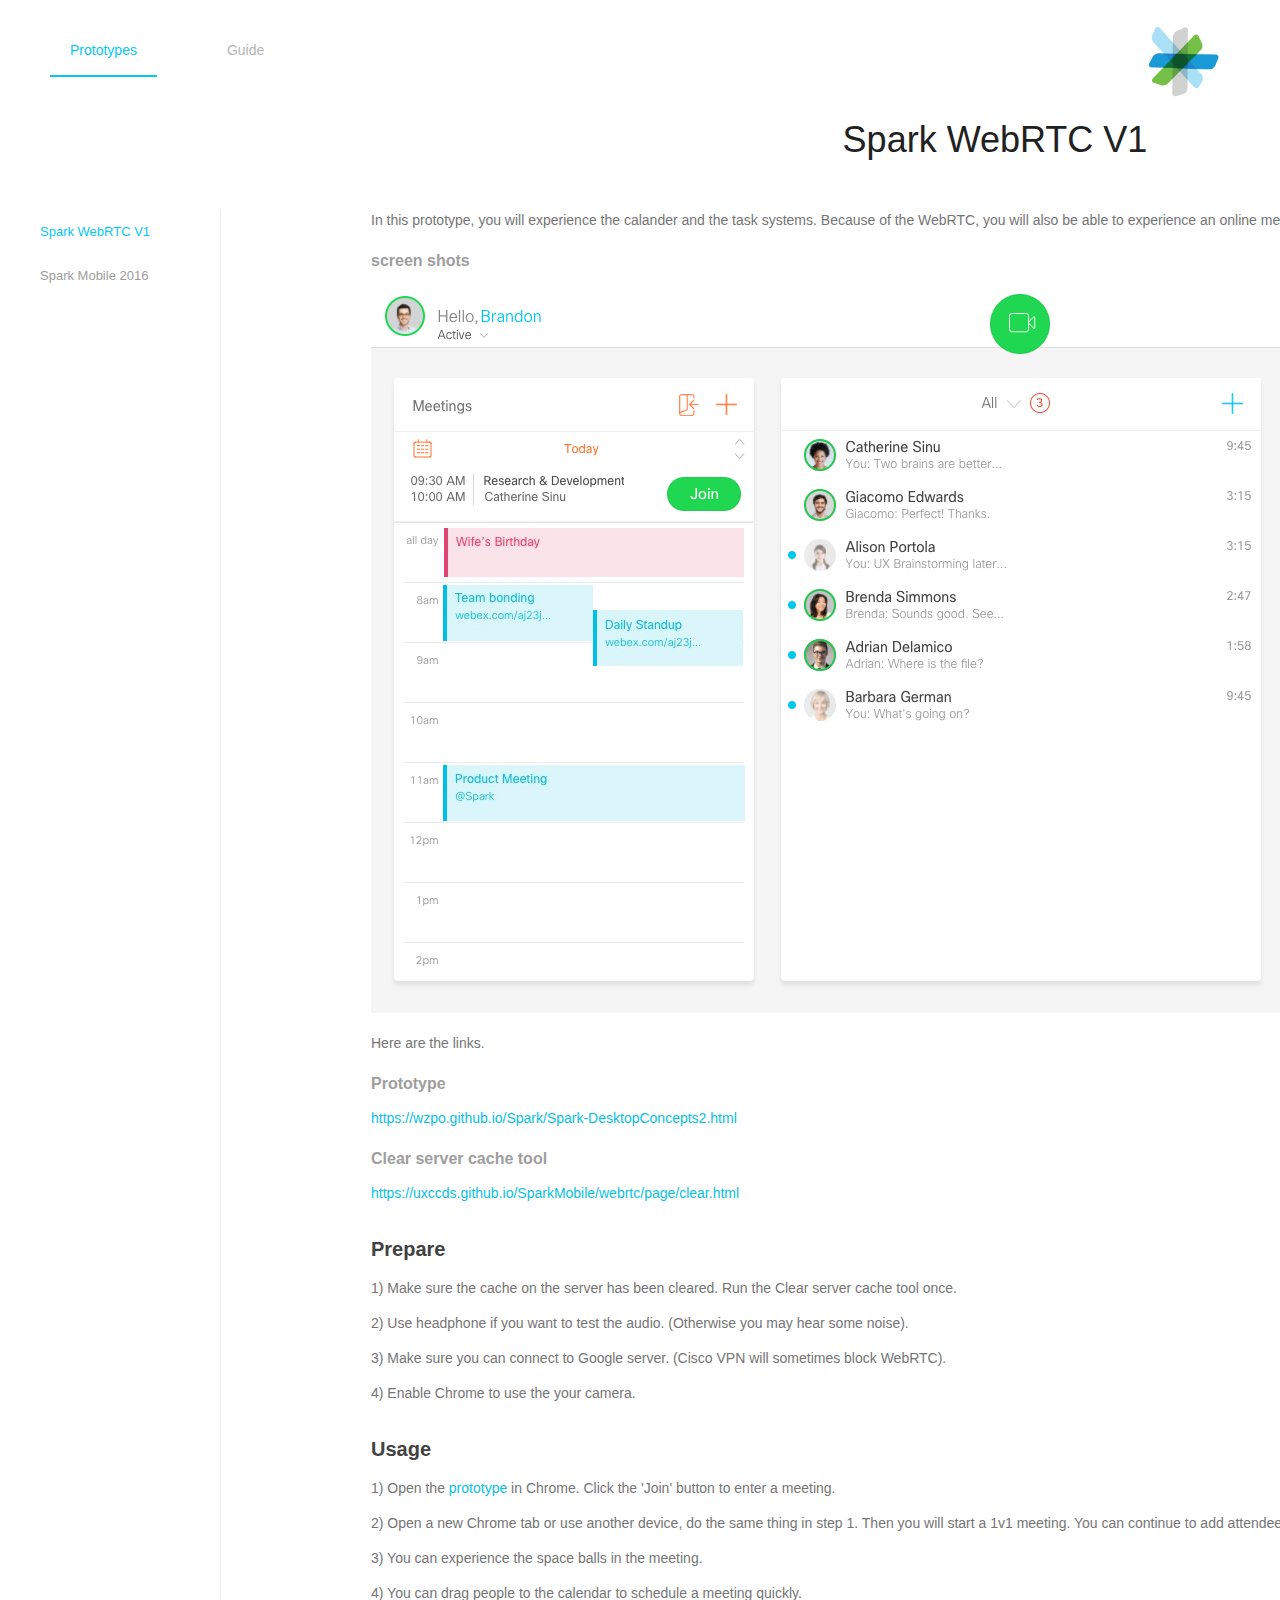
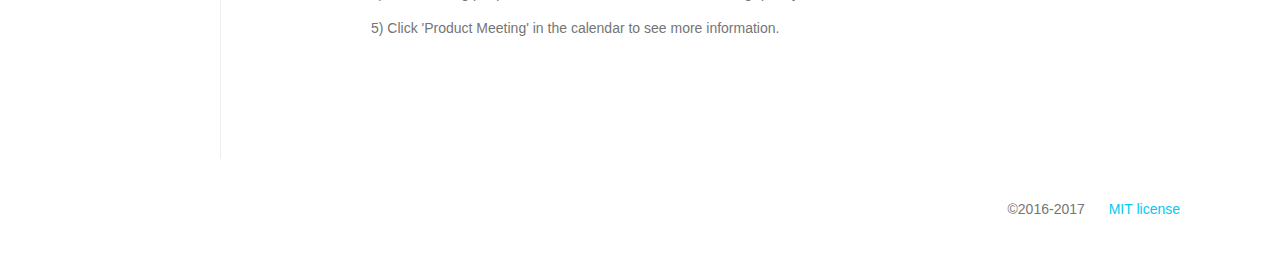
<file: index.html>
<!DOCTYPE>
<html>
	<head>
		<title>Cisco</title>
		<meta http-equiv="Access-Control-Allow-Origin" content="*">
		<meta http-equiv="Content-type" content="text/html; charset=utf-8">
		<meta http-equiv="X-UA-Compatible" content="IE=edge" >

	</head>
	<body>		
		<script type="text/javascript">
			location.href = './prototypes/spark-webrtc-v1.html';
		</script>
	</body>
</html>
</file>
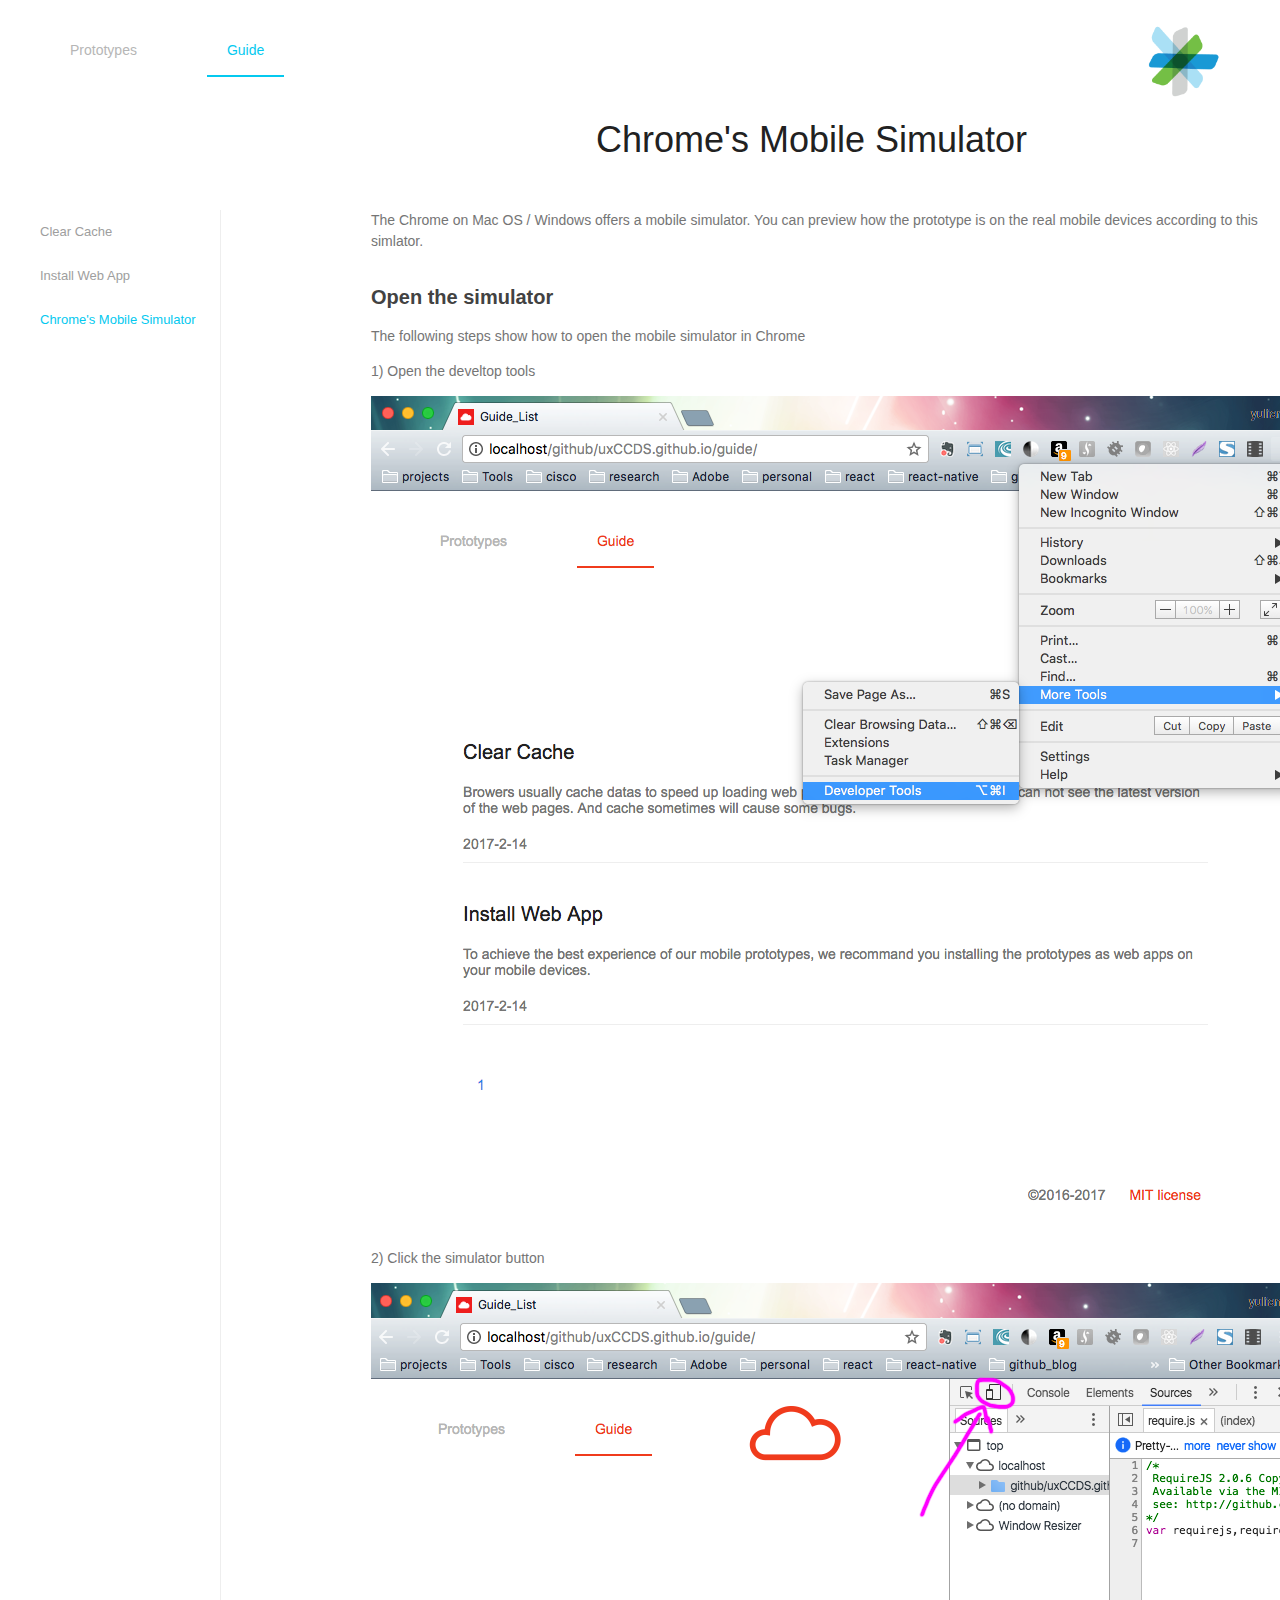
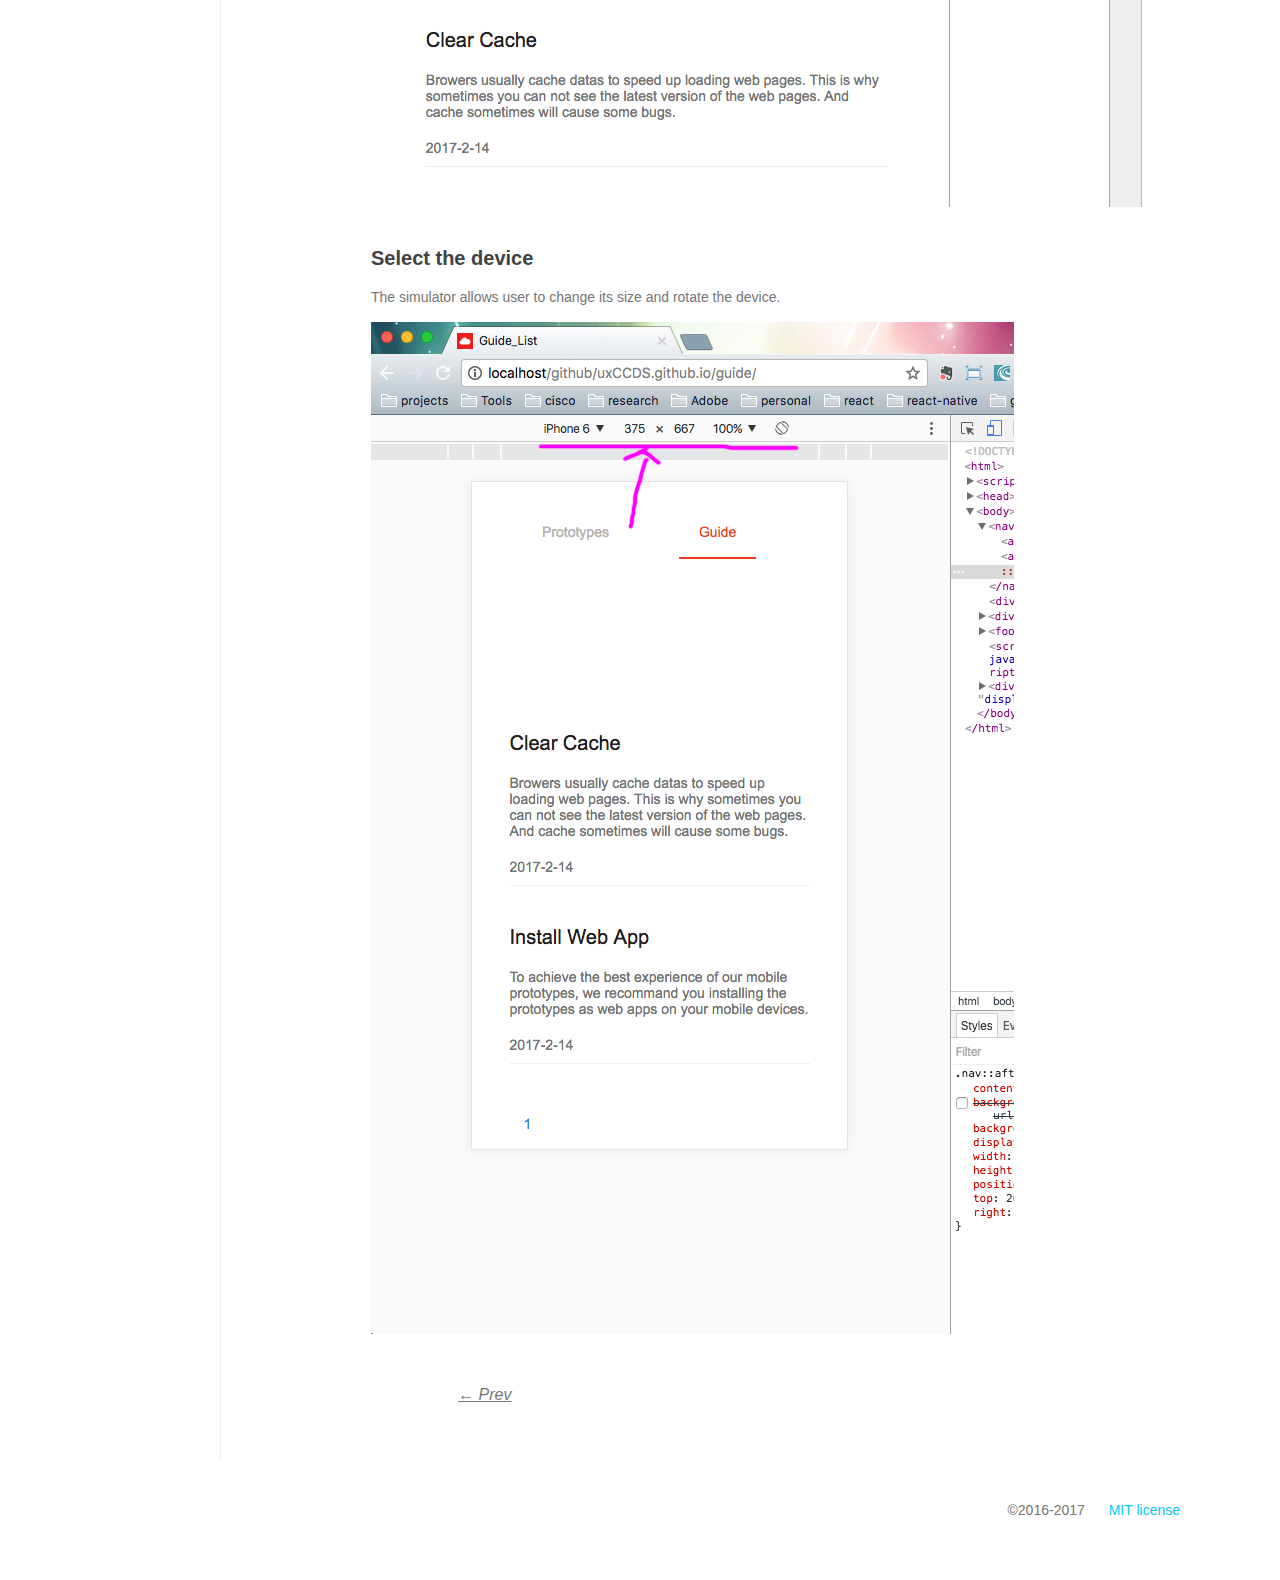
<file: guide/chrome's-mobile-simulator.html>
<!DOCTYPE html>
<html>
  <head>
  		<title>Chrome&#39;s Mobile Simulator</title>
<meta charset='utf-8'>
<link rel="icon" type="image/x-icon" href="../img/fav.ico">
<meta name="viewport" content="width=device-width,minimal-ui"  >
<meta name="keywords" content="" />
<meta name="description" content="" />
<link rel="stylesheet" type="text/css" href="../css/public.css" media="screen">
<link rel="stylesheet" type="text/css" href="../css/github_gist.css" media="screen">
<script type="text/javascript" src="../js/jquery-2.0.0.min.js"></script>
<script type="text/javascript" src="../js/highlight.pack.js"></script>
<style type="text/css"></style>
<script type="text/javascript">
$(function(){
});
</script>
  </head>
  <body>
  		<nav class='nav'>
	<a  href='../prototypes/spark-webrtc-v1.html' >Prototypes</a><a class=current href='../guide/clear-cache.html' >Guide</a>
</nav>
<div class='board'></div>
      	<div class='container'>
      		<aside class='aside'>
	
		<a   href='clear-cache.html'>Clear Cache</a>
	
		<a   href='install-web-app.html'>Install Web App</a>
	
		<a class=current  href='chrome&#39;s-mobile-simulator.html'>Chrome&#39;s Mobile Simulator</a>
	
</aside>
          	<div class='main'>
          		<article class='article'>
	<header class='article_header'>
		<h1>Chrome&#39;s Mobile Simulator</h1>
	</header>
	<div class='article_body'>
		<p>The Chrome on Mac OS / Windows offers a mobile simulator. You can preview how the prototype is on the real mobile devices according to this simlator. </p>
<h1 id="open-the-simulator">Open the simulator</h1>
<p>The following steps show how to open the mobile simulator in Chrome</p>
<p>1) Open the develtop tools</p>
<p><img src="../img_data/guide/ChromeSimulator1.png" alt="Open the develtop tools"/></p>
<p>2) Click the simulator button</p>
<p><img src="../img_data/guide/ChromeSimulator2.png" alt="Click the simulator button"/></p>
<h1 id="select-the-device">Select the device</h1>
<p>The simulator allows user to change its size and rotate the device.</p>
<p><img src="../img_data/guide/ChromeSimulator3.png" alt="Click the simulator button"/></p>
		
	</div>
	<footer class='article_footer'>
		<div class="pagination">
			<a  class="prev" href="install-web-app.html">← Prev</a>
			 	 	
		</div>		
	</footer>
</article>
       	
          	</div>
      	</div>	
      <footer class='copyright'>
	<p>©2016-2017 <a target="_blank" href="https://en.wikipedia.org/wiki/MIT_License" class='license'>MIT license</a></p>
</footer>
<script type="text/javascript">hljs.initHighlightingOnLoad();</script>
  </body>
</html>
</file>
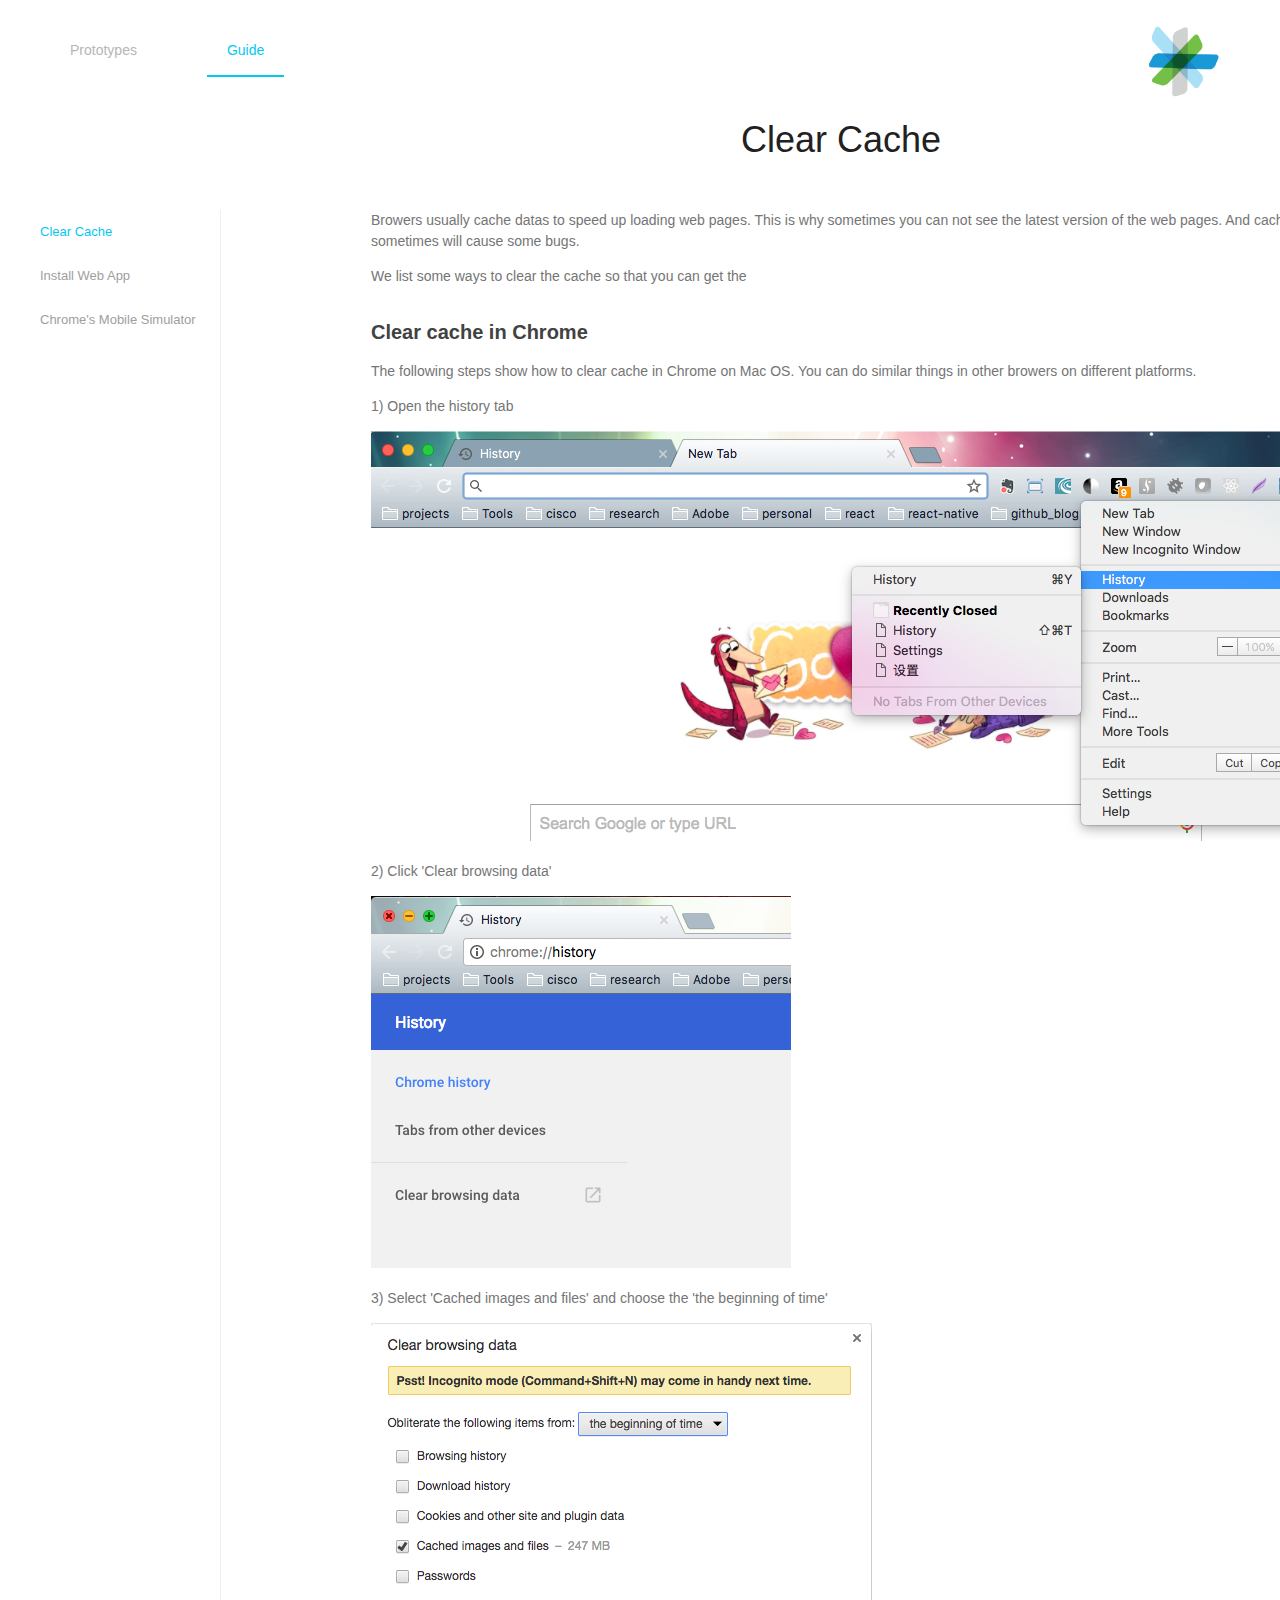
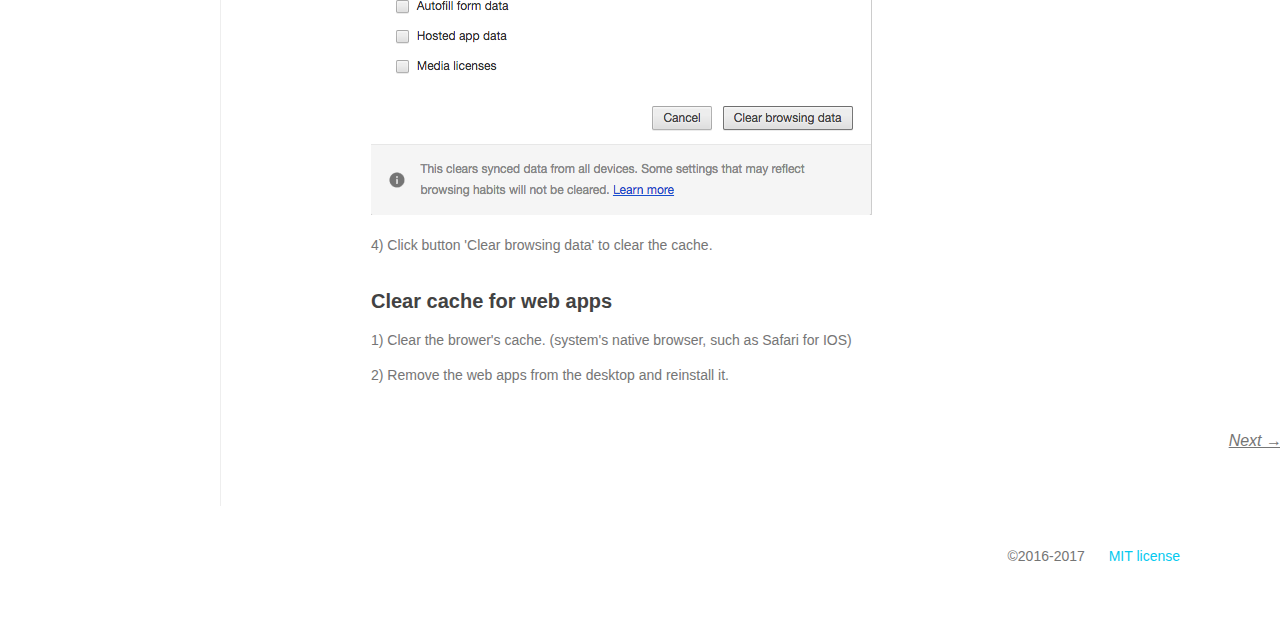
<file: guide/clear-cache.html>
<!DOCTYPE html>
<html>
  <head>
  		<title>Clear Cache</title>
<meta charset='utf-8'>
<link rel="icon" type="image/x-icon" href="../img/fav.ico">
<meta name="viewport" content="width=device-width,minimal-ui"  >
<meta name="keywords" content="" />
<meta name="description" content="" />
<link rel="stylesheet" type="text/css" href="../css/public.css" media="screen">
<link rel="stylesheet" type="text/css" href="../css/github_gist.css" media="screen">
<script type="text/javascript" src="../js/jquery-2.0.0.min.js"></script>
<script type="text/javascript" src="../js/highlight.pack.js"></script>
<style type="text/css"></style>
<script type="text/javascript">
$(function(){
});
</script>
  </head>
  <body>
  		<nav class='nav'>
	<a  href='../prototypes/spark-webrtc-v1.html' >Prototypes</a><a class=current href='../guide/clear-cache.html' >Guide</a>
</nav>
<div class='board'></div>
      	<div class='container'>
      		<aside class='aside'>
	
		<a class=current  href='clear-cache.html'>Clear Cache</a>
	
		<a   href='install-web-app.html'>Install Web App</a>
	
		<a   href='chrome&#39;s-mobile-simulator.html'>Chrome&#39;s Mobile Simulator</a>
	
</aside>
          	<div class='main'>
          		<article class='article'>
	<header class='article_header'>
		<h1>Clear Cache</h1>
	</header>
	<div class='article_body'>
		<p>Browers usually cache datas to speed up loading web pages. This is why sometimes you can not see the latest version of the web pages. And cache sometimes will cause some bugs.</p>
<p>We list some ways to clear the cache so that you can get the </p>
<h1 id="clear-cache-in-chrome">Clear cache in Chrome</h1>
<p>The following steps show how to clear cache in Chrome on Mac OS. You can do similar things in other browers on different platforms.</p>
<p>1) Open the history tab</p>
<p><img src="../img_data/guide/clearCache1.png" alt="Open the history tab"/></p>
<p>2) Click &#39;Clear browsing data&#39;</p>
<p><img src="../img_data/guide/clearCache2.png" alt="Click &#39;Clear browsing data&#39;"/></p>
<p>3) Select &#39;Cached images and files&#39; and choose the &#39;the beginning of time&#39;</p>
<p><img src="../img_data/guide/clearCache3.png" alt="Clear browsing data"/></p>
<p>4) Click button &#39;Clear browsing data&#39; to clear the cache.</p>
<h1 id="clear-cache-for-web-apps">Clear cache for web apps</h1>
<p>1) Clear the brower&#39;s cache. (system&#39;s native browser, such as Safari for IOS)</p>
<p>2) Remove the web apps from the desktop and reinstall it. </p>
		
	</div>
	<footer class='article_footer'>
		<div class="pagination">
			
			<a  class="next" href="install-web-app.html">Next →</a> 	 	
		</div>		
	</footer>
</article>
       	
          	</div>
      	</div>	
      <footer class='copyright'>
	<p>©2016-2017 <a target="_blank" href="https://en.wikipedia.org/wiki/MIT_License" class='license'>MIT license</a></p>
</footer>
<script type="text/javascript">hljs.initHighlightingOnLoad();</script>
  </body>
</html>
</file>
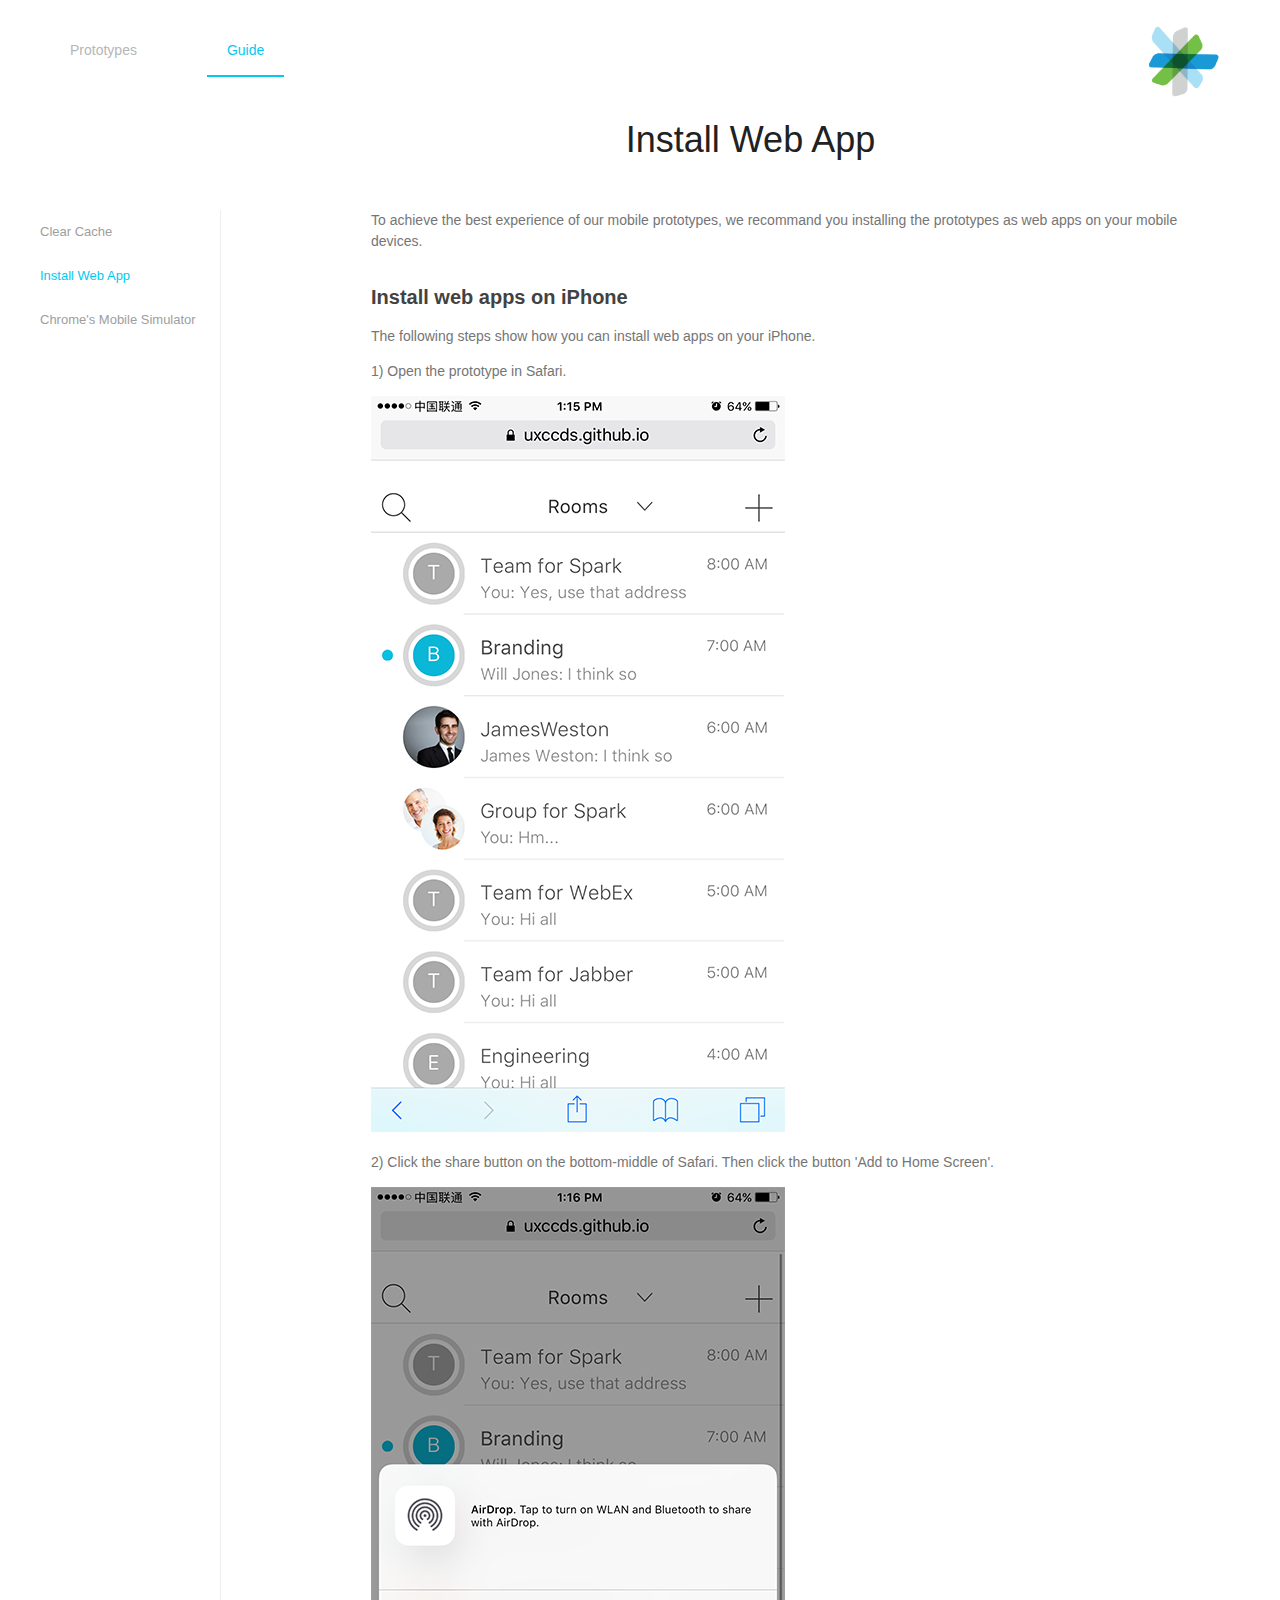
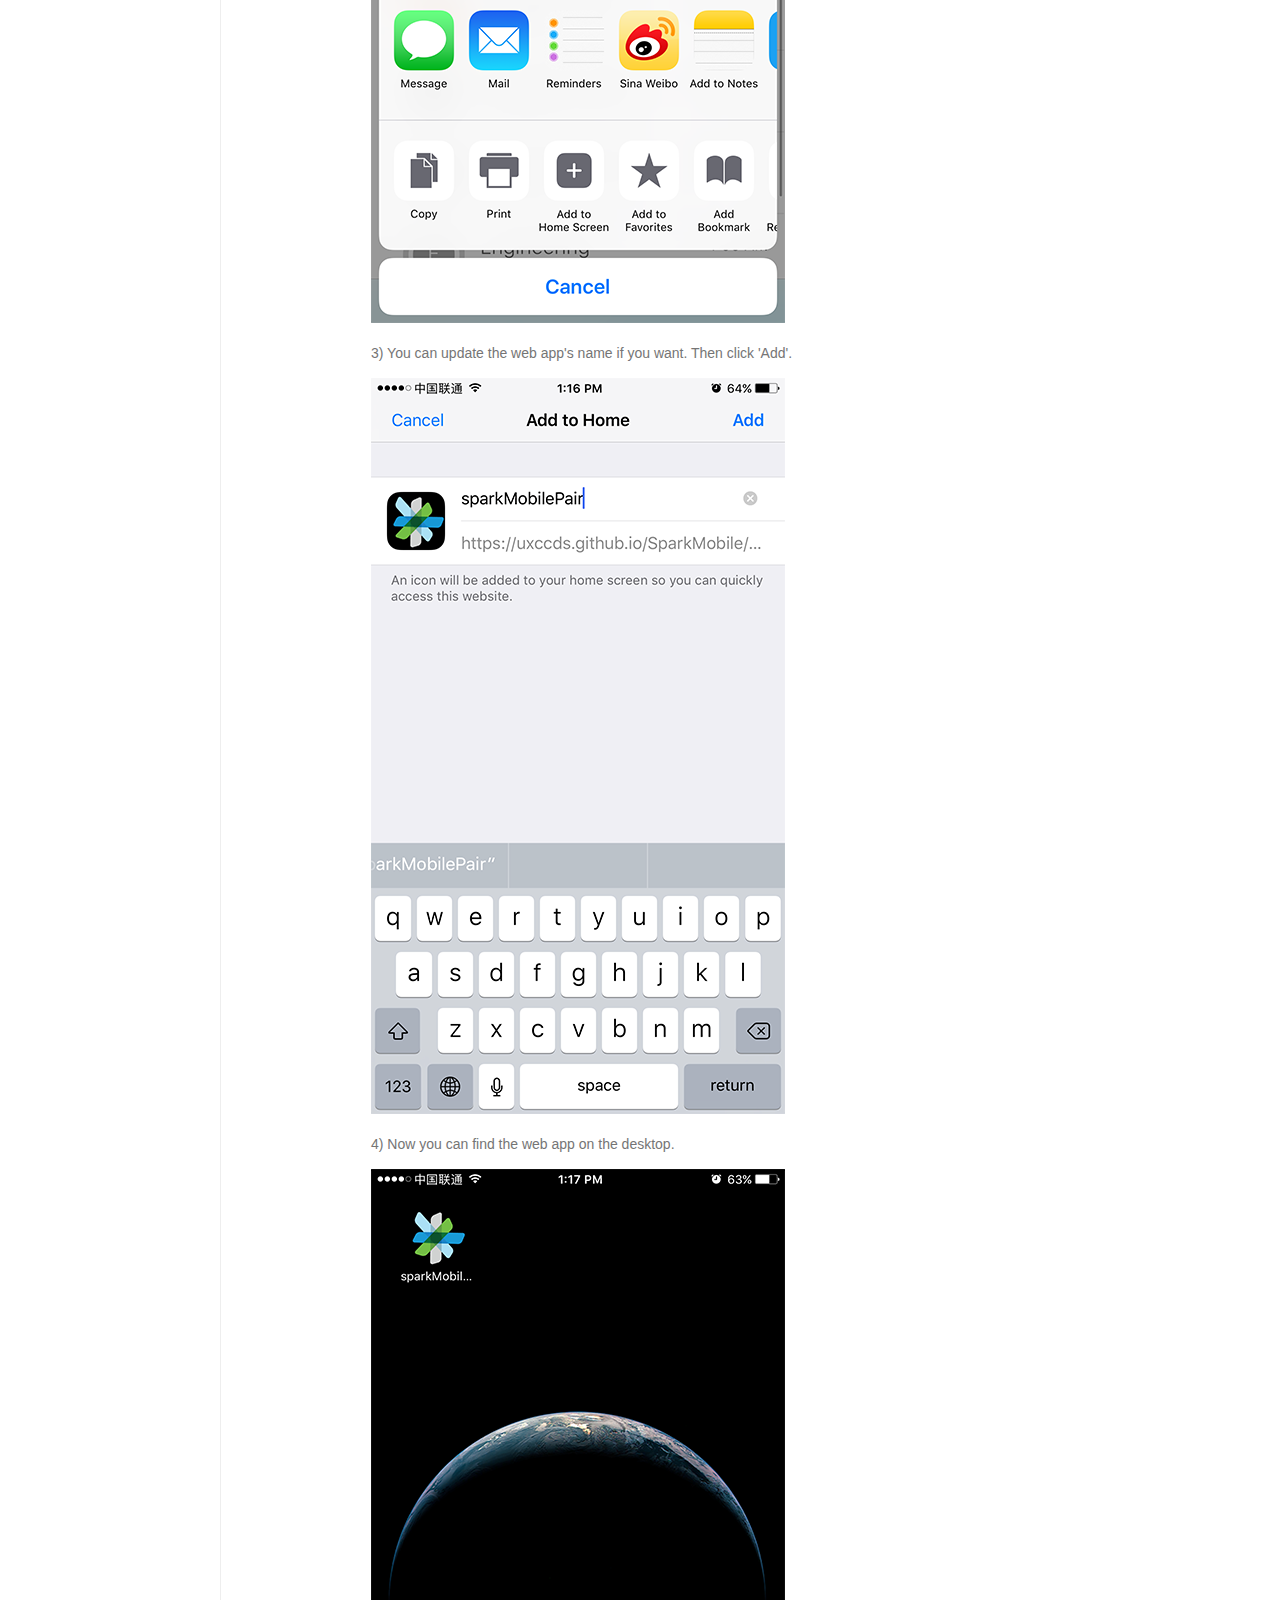
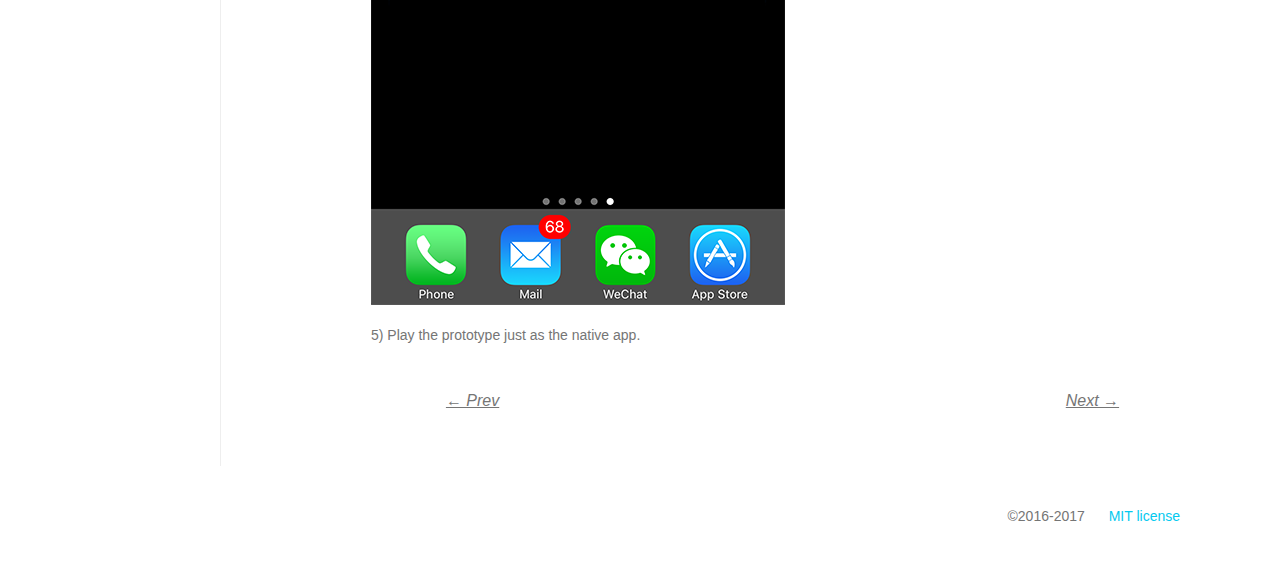
<file: guide/install-web-app.html>
<!DOCTYPE html>
<html>
  <head>
  		<title>Install Web App</title>
<meta charset='utf-8'>
<link rel="icon" type="image/x-icon" href="../img/fav.ico">
<meta name="viewport" content="width=device-width,minimal-ui"  >
<meta name="keywords" content="" />
<meta name="description" content="" />
<link rel="stylesheet" type="text/css" href="../css/public.css" media="screen">
<link rel="stylesheet" type="text/css" href="../css/github_gist.css" media="screen">
<script type="text/javascript" src="../js/jquery-2.0.0.min.js"></script>
<script type="text/javascript" src="../js/highlight.pack.js"></script>
<style type="text/css"></style>
<script type="text/javascript">
$(function(){
});
</script>
  </head>
  <body>
  		<nav class='nav'>
	<a  href='../prototypes/spark-webrtc-v1.html' >Prototypes</a><a class=current href='../guide/clear-cache.html' >Guide</a>
</nav>
<div class='board'></div>
      	<div class='container'>
      		<aside class='aside'>
	
		<a   href='clear-cache.html'>Clear Cache</a>
	
		<a class=current  href='install-web-app.html'>Install Web App</a>
	
		<a   href='chrome&#39;s-mobile-simulator.html'>Chrome&#39;s Mobile Simulator</a>
	
</aside>
          	<div class='main'>
          		<article class='article'>
	<header class='article_header'>
		<h1>Install Web App</h1>
	</header>
	<div class='article_body'>
		<p>To achieve the best experience of our mobile prototypes, we recommand you installing the prototypes as web apps on your mobile devices.</p>
<h1 id="install-web-apps-on-iphone">Install web apps on iPhone</h1>
<p>The following steps show how you can install web apps on your iPhone.</p>
<p>1) Open the prototype in Safari.</p>
<p><img src="../img_data/guide/InstallWebAppIOS1.PNG" alt="Open the prototype in Safari"/></p>
<p>2) Click the share button on the bottom-middle of Safari. Then click the button &#39;Add to Home Screen&#39;.</p>
<p><img src="../img_data/guide/InstallWebAppIOS2.PNG" alt="Click the button &#39;Add to Home Screen&#39;"/></p>
<p>3) You can update the web app&#39;s name if you want. Then click &#39;Add&#39;.</p>
<p><img src="../img_data/guide/InstallWebAppIOS3.PNG" alt="Click &#39;Add&#39;"/></p>
<p>4) Now you can find the web app on the desktop. </p>
<p><img src="../img_data/guide/InstallWebAppIOS4.PNG" alt="Now you can find the web app on the desktop"/></p>
<p>5) Play the prototype just as the native app.</p>
		
	</div>
	<footer class='article_footer'>
		<div class="pagination">
			<a  class="prev" href="clear-cache.html">← Prev</a>
			<a  class="next" href="chrome's-mobile-simulator.html">Next →</a> 	 	
		</div>		
	</footer>
</article>
       	
          	</div>
      	</div>	
      <footer class='copyright'>
	<p>©2016-2017 <a target="_blank" href="https://en.wikipedia.org/wiki/MIT_License" class='license'>MIT license</a></p>
</footer>
<script type="text/javascript">hljs.initHighlightingOnLoad();</script>
  </body>
</html>
</file>
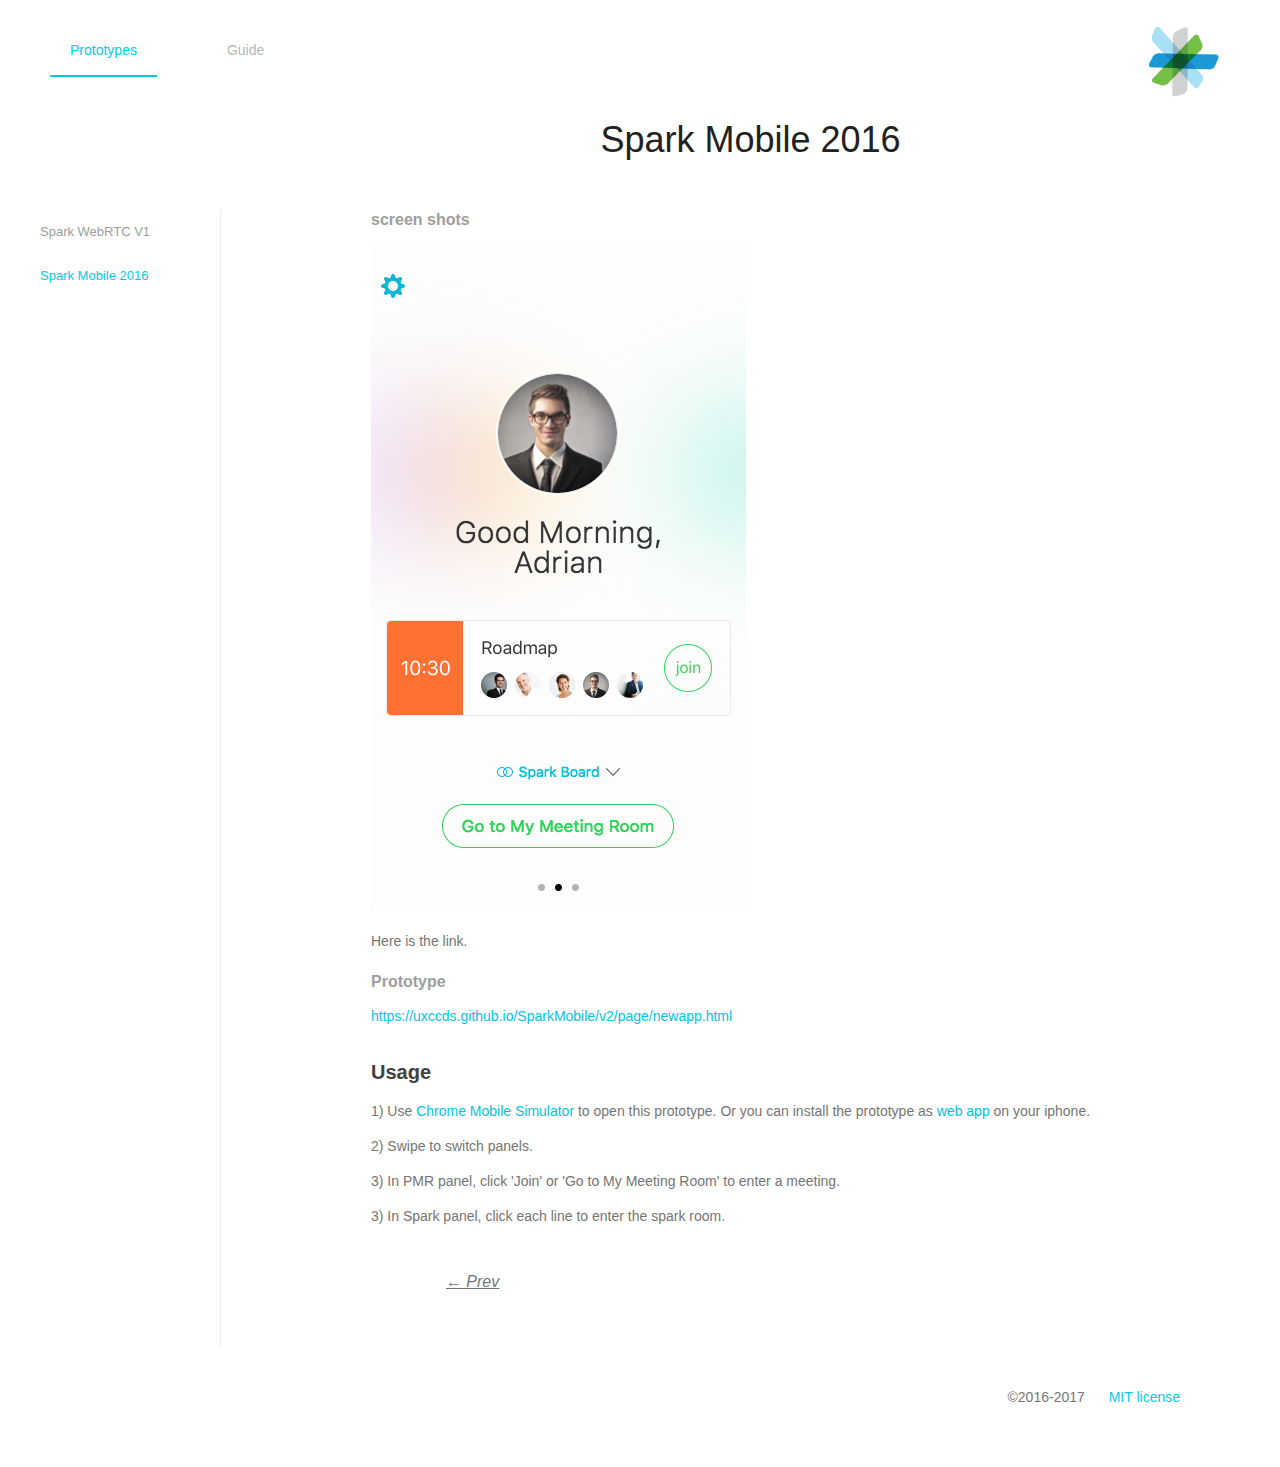
<file: prototypes/spark-mobile-2016.html>
<!DOCTYPE html>
<html>
  <head>
  		<title>Spark Mobile 2016</title>
<meta charset='utf-8'>
<link rel="icon" type="image/x-icon" href="../img/fav.ico">
<meta name="viewport" content="width=device-width,minimal-ui"  >
<meta name="keywords" content="" />
<meta name="description" content="" />
<link rel="stylesheet" type="text/css" href="../css/public.css" media="screen">
<link rel="stylesheet" type="text/css" href="../css/github_gist.css" media="screen">
<script type="text/javascript" src="../js/jquery-2.0.0.min.js"></script>
<script type="text/javascript" src="../js/highlight.pack.js"></script>
<style type="text/css"></style>
<script type="text/javascript">
$(function(){
});
</script>
  </head>
  <body>
  		<nav class='nav'>
	<a class=current href='../prototypes/spark-webrtc-v1.html' >Prototypes</a><a  href='../guide/clear-cache.html' >Guide</a>
</nav>
<div class='board'></div>
      	<div class='container'>
      		<aside class='aside'>
	
		<a   href='spark-webrtc-v1.html'>Spark WebRTC V1</a>
	
		<a class=current  href='spark-mobile-2016.html'>Spark Mobile 2016</a>
	
</aside>
          	<div class='main'>
          		<article class='article'>
	<header class='article_header'>
		<h1>Spark Mobile 2016</h1>
	</header>
	<div class='article_body'>
		<h3 id="screen-shots">screen shots</h3>
<p><img src="../img_data/prototypes/SparkMobile2016.png" alt="home page"/></p>
<p>Here is the link.</p>
<h3 id="prototype">Prototype</h3>
<p><a href="https://uxccds.github.io/SparkMobile/v2/page/newapp.html">https://uxccds.github.io/SparkMobile/v2/page/newapp.html</a></p>
<h1 id="usage">Usage</h1>
<p>1) Use <a href="../guide/chrome&#39;s-mobile-simulator.html">Chrome Mobile Simulator</a> to open this prototype. Or you can install the prototype as <a href="../guide/install-web-app.html">web app</a> on your iphone.</p>
<p>2) Swipe to switch panels.</p>
<p>3) In PMR panel, click &#39;Join&#39; or &#39;Go to My Meeting Room&#39; to enter a meeting.</p>
<p>3) In Spark panel, click each line to enter the spark room.</p>
		
	</div>
	<footer class='article_footer'>
		<div class="pagination">
			<a  class="prev" href="spark-webrtc-v1.html">← Prev</a>
			 	 	
		</div>		
	</footer>
</article>
       	
          	</div>
      	</div>	
      <footer class='copyright'>
	<p>©2016-2017 <a target="_blank" href="https://en.wikipedia.org/wiki/MIT_License" class='license'>MIT license</a></p>
</footer>
<script type="text/javascript">hljs.initHighlightingOnLoad();</script>
  </body>
</html>
</file>
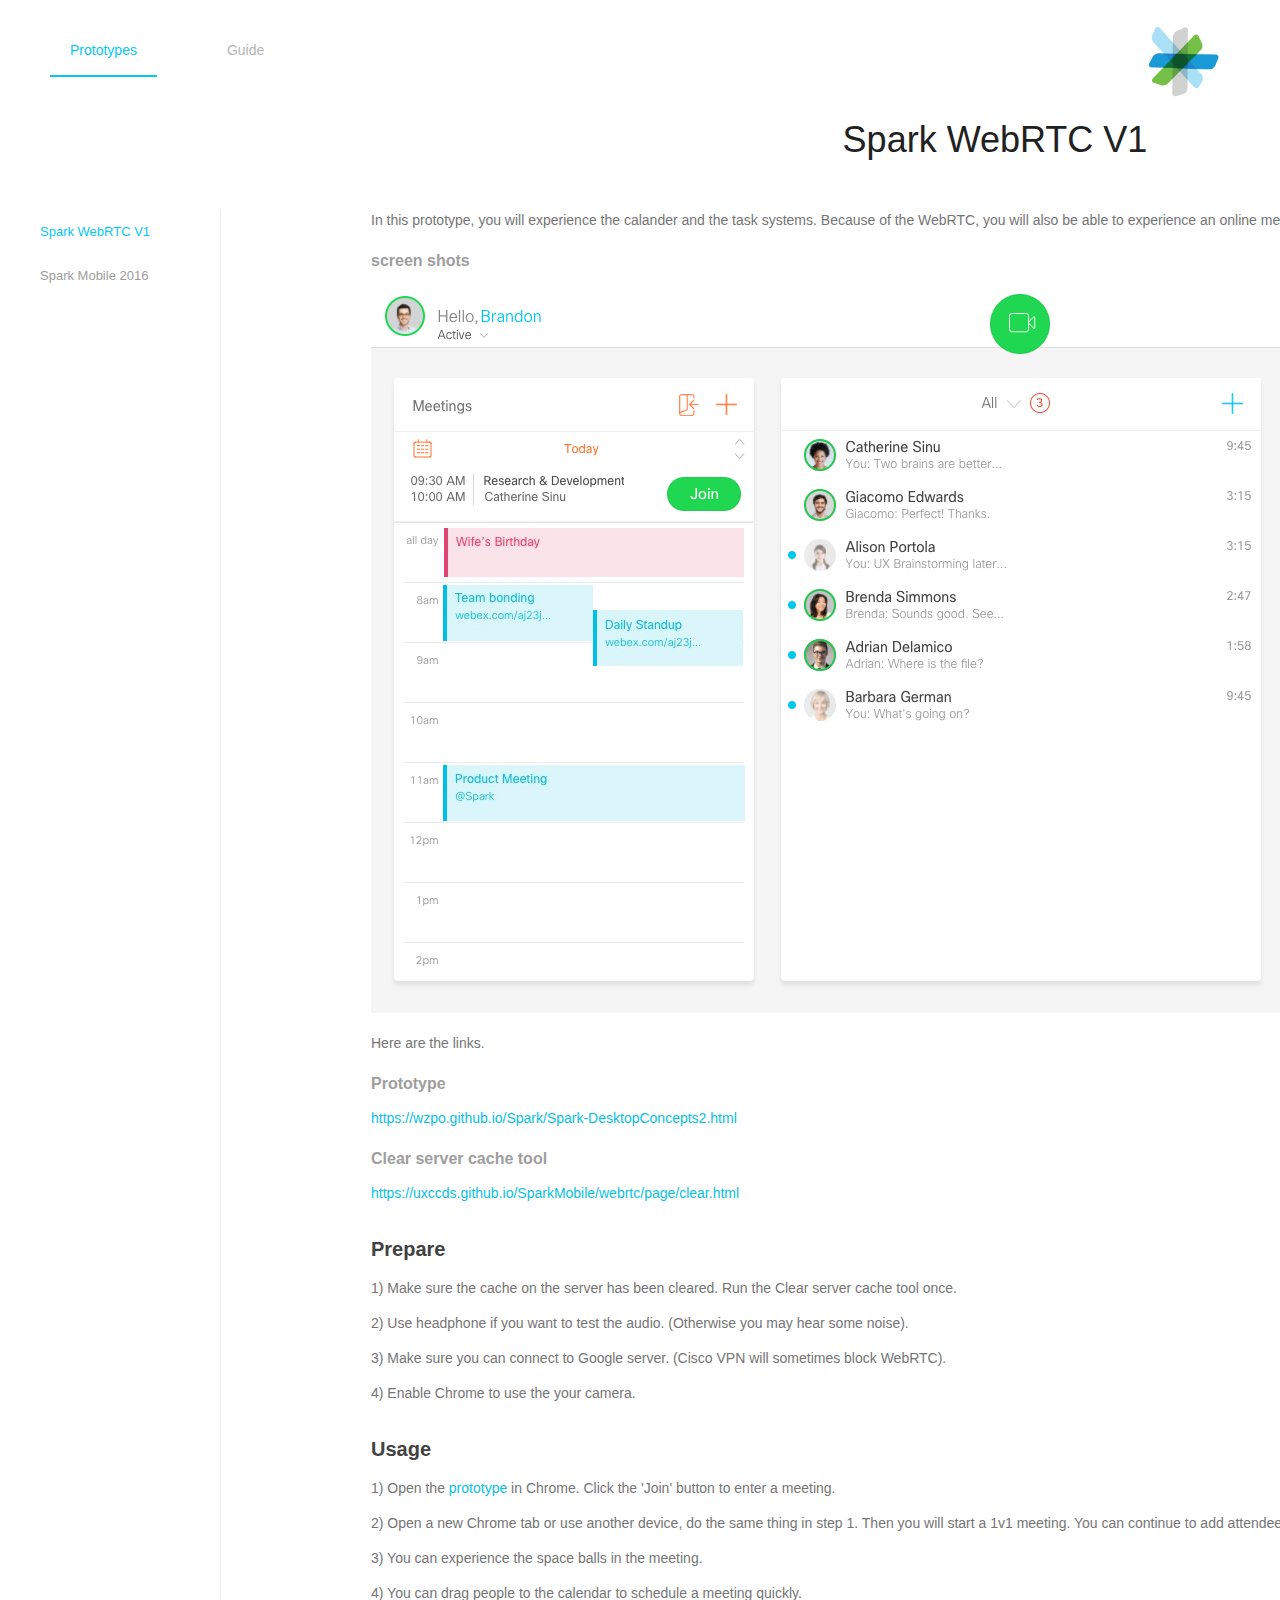
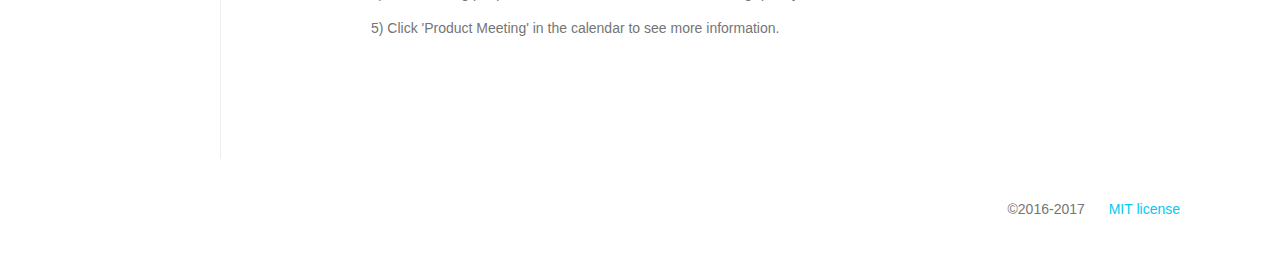
<file: prototypes/spark-webrtc-v1.html>
<!DOCTYPE html>
<html>
  <head>
  		<title>Spark WebRTC V1</title>
<meta charset='utf-8'>
<link rel="icon" type="image/x-icon" href="../img/fav.ico">
<meta name="viewport" content="width=device-width,minimal-ui"  >
<meta name="keywords" content="" />
<meta name="description" content="" />
<link rel="stylesheet" type="text/css" href="../css/public.css" media="screen">
<link rel="stylesheet" type="text/css" href="../css/github_gist.css" media="screen">
<script type="text/javascript" src="../js/jquery-2.0.0.min.js"></script>
<script type="text/javascript" src="../js/highlight.pack.js"></script>
<style type="text/css"></style>
<script type="text/javascript">
$(function(){
});
</script>
  </head>
  <body>
  		<nav class='nav'>
	<a class=current href='../prototypes/spark-webrtc-v1.html' >Prototypes</a><a  href='../guide/clear-cache.html' >Guide</a>
</nav>
<div class='board'></div>
      	<div class='container'>
      		<aside class='aside'>
	
		<a class=current  href='spark-webrtc-v1.html'>Spark WebRTC V1</a>
	
		<a   href='spark-mobile-2016.html'>Spark Mobile 2016</a>
	
</aside>
          	<div class='main'>
          		<article class='article'>
	<header class='article_header'>
		<h1>Spark WebRTC V1</h1>
	</header>
	<div class='article_body'>
		<p>In this prototype, you will experience the calander and the task systems. Because of the WebRTC, you will also be able to experience an online meeting with other people.</p>
<h3 id="screen-shots">screen shots</h3>
<p><img src="../img_data/prototypes/SparkWebRTCV1_1.png" alt="home page"/></p>
<p>Here are the links.</p>
<h3 id="prototype">Prototype</h3>
<p><a href="https://wzpo.github.io/Spark/Spark-DesktopConcepts2.html">https://wzpo.github.io/Spark/Spark-DesktopConcepts2.html</a></p>
<h3 id="clear-server-cache-tool">Clear server cache tool</h3>
<p><a href="https://uxccds.github.io/SparkMobile/webrtc/page/clear.html">https://uxccds.github.io/SparkMobile/webrtc/page/clear.html</a></p>
<h1 id="prepare">Prepare</h1>
<p>1) Make sure the cache on the server has been cleared. Run the Clear server cache tool once.</p>
<p>2) Use headphone if you want to test the audio. (Otherwise you may hear some noise).</p>
<p>3) Make sure you can connect to Google server. (Cisco VPN will sometimes block WebRTC).</p>
<p>4) Enable Chrome to use the your camera.</p>
<h1 id="usage">Usage</h1>
<p>1) Open the <a href="https://wzpo.github.io/Spark/Spark-DesktopConcepts2.html">prototype</a> in Chrome. Click the &#39;Join&#39; button to enter a meeting.</p>
<p>2) Open a new Chrome tab or use another device, do the same thing in step 1. Then you will start a 1v1 meeting. You can continue to add attendees by repeating step 1. </p>
<p>3) You can experience the space balls in the meeting.</p>
<p>4) You can drag people to the calendar to schedule a meeting quickly.</p>
<p>5) Click &#39;Product Meeting&#39; in the calendar to see more information.</p>
		
	</div>
	<footer class='article_footer'>
		<div class="pagination">
			
			<a  class="next" href="spark-mobile-2016.html">Next →</a> 	 	
		</div>		
	</footer>
</article>
       	
          	</div>
      	</div>	
      <footer class='copyright'>
	<p>©2016-2017 <a target="_blank" href="https://en.wikipedia.org/wiki/MIT_License" class='license'>MIT license</a></p>
</footer>
<script type="text/javascript">hljs.initHighlightingOnLoad();</script>
  </body>
</html>
</file>
<file: css/public.css>
*{margin:0px; font-size: 14px; font-family: Arial;}

body{background:white;}
a{text-decoration: none;}

table{margin-top: 20px;}

table,td,th,tr{height: 40px; line-height: 40px; color: #333; text-align: left;}
table{border-collapse:collapse;}
th,tr:nth-child(even){background-color: #f8f8f8;}
tr:nth-child(odd){background-color: #fff;}
td,th{border:1px solid #ccc; padding: 0 14px;}

/*struct*/
.nav{display: block; width: 100%; position: relative; height: 110px;}
.nav a{color: #B6B6B6;  height: 50px; line-height: 50px; display: inline-block; margin: 25px 0 0 50px; padding: 0 20px; cursor: pointer;}
.nav .current, .nav a:hover{color: #04C9EF; border-bottom: 2px solid #04C9EF;}
.nav::after{ content: ''; background:url('../img/logo_spark.png'); background-size: cover; display: block; width: 80px; height: 80px; position: absolute; top: 20px; right:60px;}
.board{width: 100%; height: 100px;}

.container{width: 100%; display: -webkit-flex;-webkit-flex-flow: row;}
.aside{-webkit-flex: none; width: 220px; border-right:1px solid #EEEEEE; padding-bottom: 40px;}
.main{-webkit-flex: auto; }


.aside a{display: block; width: 100%; height: 44px; line-height: 44px; color: #9E9E9E; text-indent: 40px; cursor: pointer; font-size: 13px;}
.aside .current,.aside a:hover{color: #04C9EF;}

.article{position: relative;}
.article_header{position: absolute; left: 0px; top: -120px; height: 100px; line-height: 100px; width: 100%;}
.article_header h1{font-weight:normal; font-size:36px; text-align: center; color: #212121; width: 100%;height: 100px; line-height: 100px;}

.article_body,.article_footer{padding: 0 100px 0 150px;}
.article_body p{color: #757575; margin-top: 14px; line-height: 21px; }
.article_body *:first-child{margin-top: 0px;}
.article_body pre{margin-top: 20px;}
.article_body a{color: #07C1E4;}

.article_body h1{color: black; font-size: 20px; color: #424242; height: 30px; line-height: 30px; margin-top: 30px;}
.article_body h2{color: black; font-size: 18px; color: #616161; height: 20px; line-height: 20px; margin-top: 20px;}
.article_body h3{color: black; font-size: 16px; color: #9E9E9E; height: 20px; line-height: 20px; margin-top: 20px;}

.copyright{width: 100%; margin-top: 40px; min-height: 80px;}
.copyright p{color:#757575; line-height: 20px; height: 20px;  text-align: right; padding: 0 100px;}
.license{color: #04C9EF; text-decoration:none; cursor: pointer; margin-left: 20px;}

/*demo*/
.demo_con{width: 100%; margin-top: 20px; position: relative; min-height: 200px;}
.demo_btn{display: inline-block; padding: 10px 20px; text-align: center; color: white; border-radius: 4px; background-color: #03A9F4; cursor: pointer;}
.demo_btn:hover{ background-color: #0288D1; }

.pagination{width: 80%; height: 40px; line-height: 40px; margin: 40px auto; position: relative;}
.pagination a{display: inline-block; height: 30px; line-height: 30px; color: #757575; margin-left: 14px;text-decoration: underline; }
.pagination .current,.pagination a:hover{color: #1E88E5;text-decoration: none; }
.pagination .prev,.pagination .next{position: absolute; top: 0px; font-size: 16px;font-style:italic; }
.pagination .prev{left: -20px;}
.pagination .next{right:-20px;}

.list_item{margin: 40px auto; cursor: pointer; width: 80%;  border-bottom: 1px solid #EEEEEE; display: block;}
.list_item h1{font-weight:normal; font-size:20px; color: #4F5051; }
.list_item p{margin-top:20px; font-size: 14px; color: #757575;}
.list_item .list_item_footer{margin-bottom: 10px; color: #999999;}
</file>
<file: css/github_gist.css>
/**
 * GitHub Gist Theme
 * Author : Louis Barranqueiro - https://github.com/LouisBarranqueiro
 */

 code{border:1px solid #ccc; border-radius: 4px;padding: 7px; line-height: 21px;}
p>code{margin: 0 7px;}
.hljs {
  display: block;
  background: #f8f8f8;
  padding: 15px;
  color: #333333;
  overflow-x: auto;
  line-height: 18px;
}

.hljs-comment,
.hljs-meta {
  color: #969896;
}

.hljs-string,
.hljs-variable,
.hljs-template-variable,
.hljs-strong,
.hljs-emphasis,
.hljs-quote {
  color: #df5000;
}

.hljs-keyword,
.hljs-selector-tag,
.hljs-type {
  color: #a71d5d;
}

.hljs-literal,
.hljs-symbol,
.hljs-bullet,
.hljs-attribute {
  color: #0086b3;
}

.hljs-section,
.hljs-name {
  color: #63a35c;
}

.hljs-tag {
  color: #333333;
}

.hljs-title,
.hljs-attr,
.hljs-selector-id,
.hljs-selector-class,
.hljs-selector-attr,
.hljs-selector-pseudo {
  color: #795da3;
}

.hljs-addition {
  color: #55a532;
  background-color: #eaffea;
}

.hljs-deletion {
  color: #bd2c00;
  background-color: #ffecec;
}

.hljs-link {
  text-decoration: underline;
}
</file>
